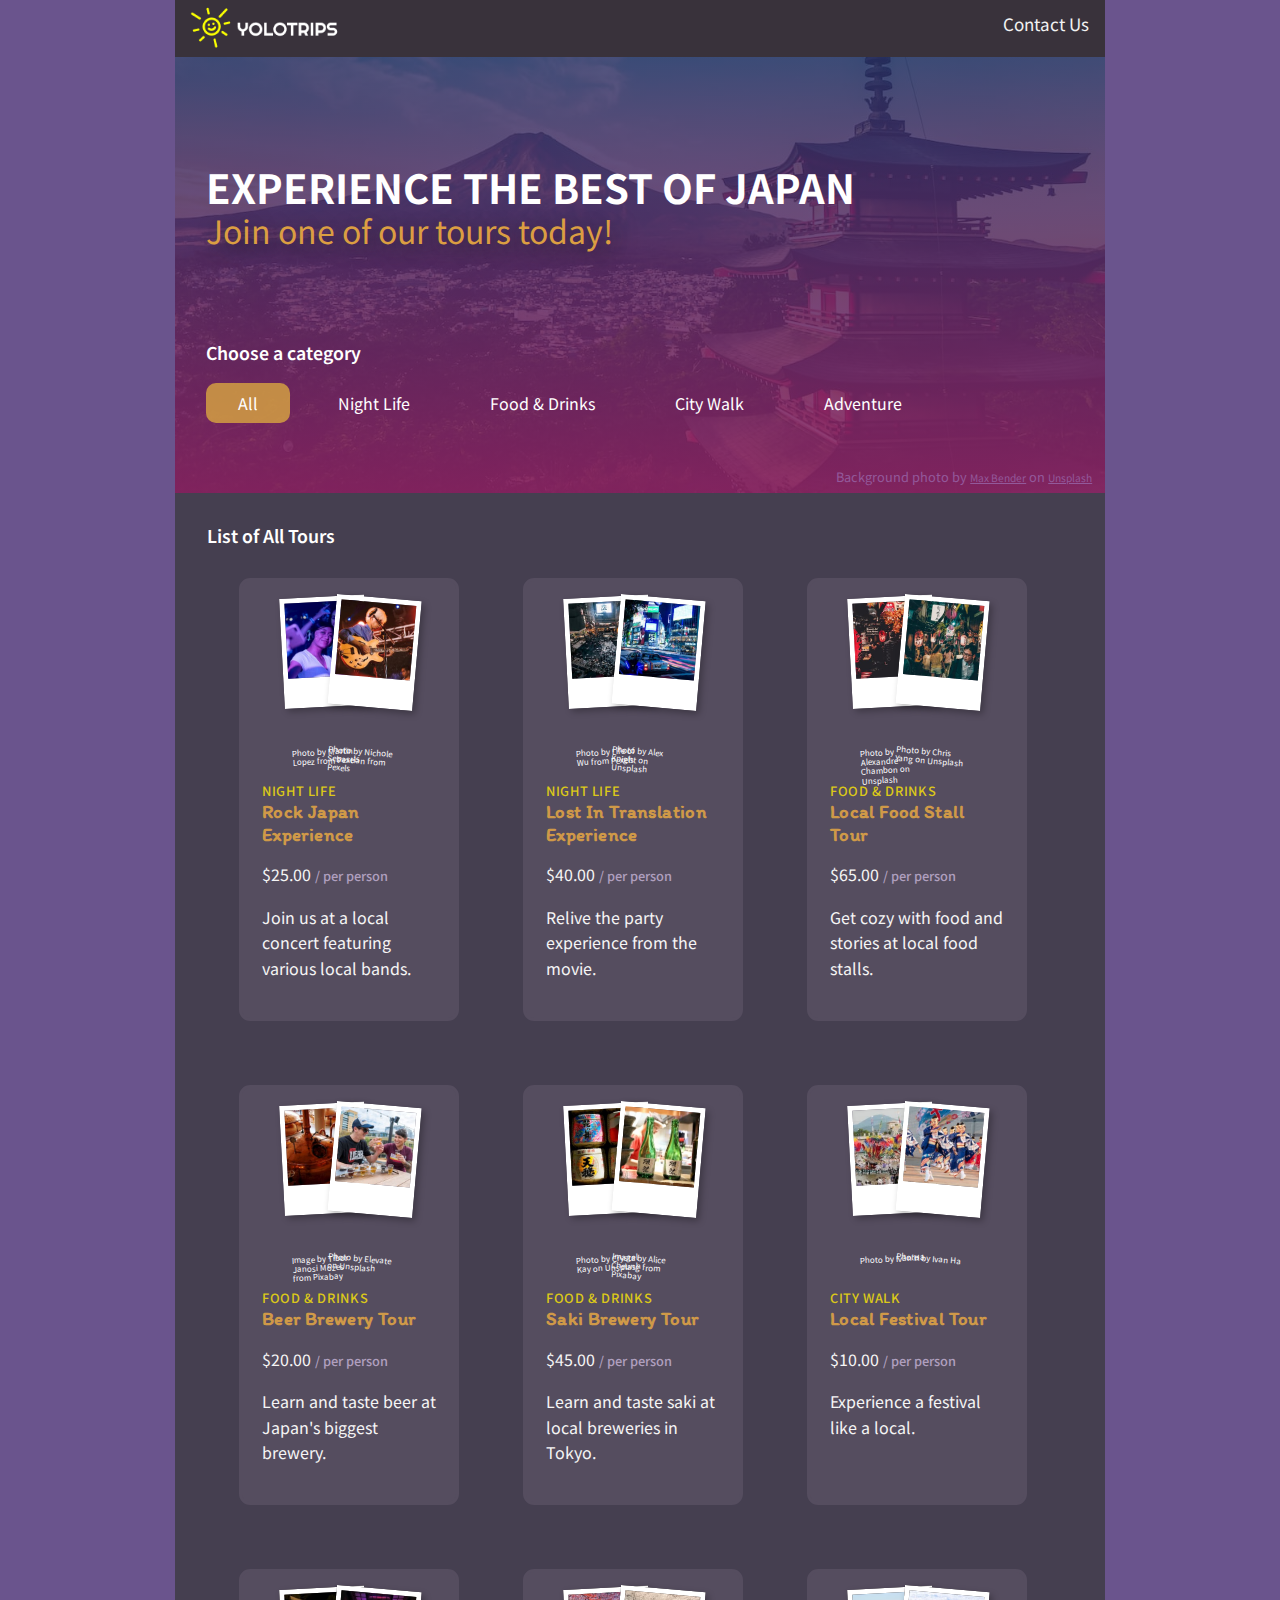
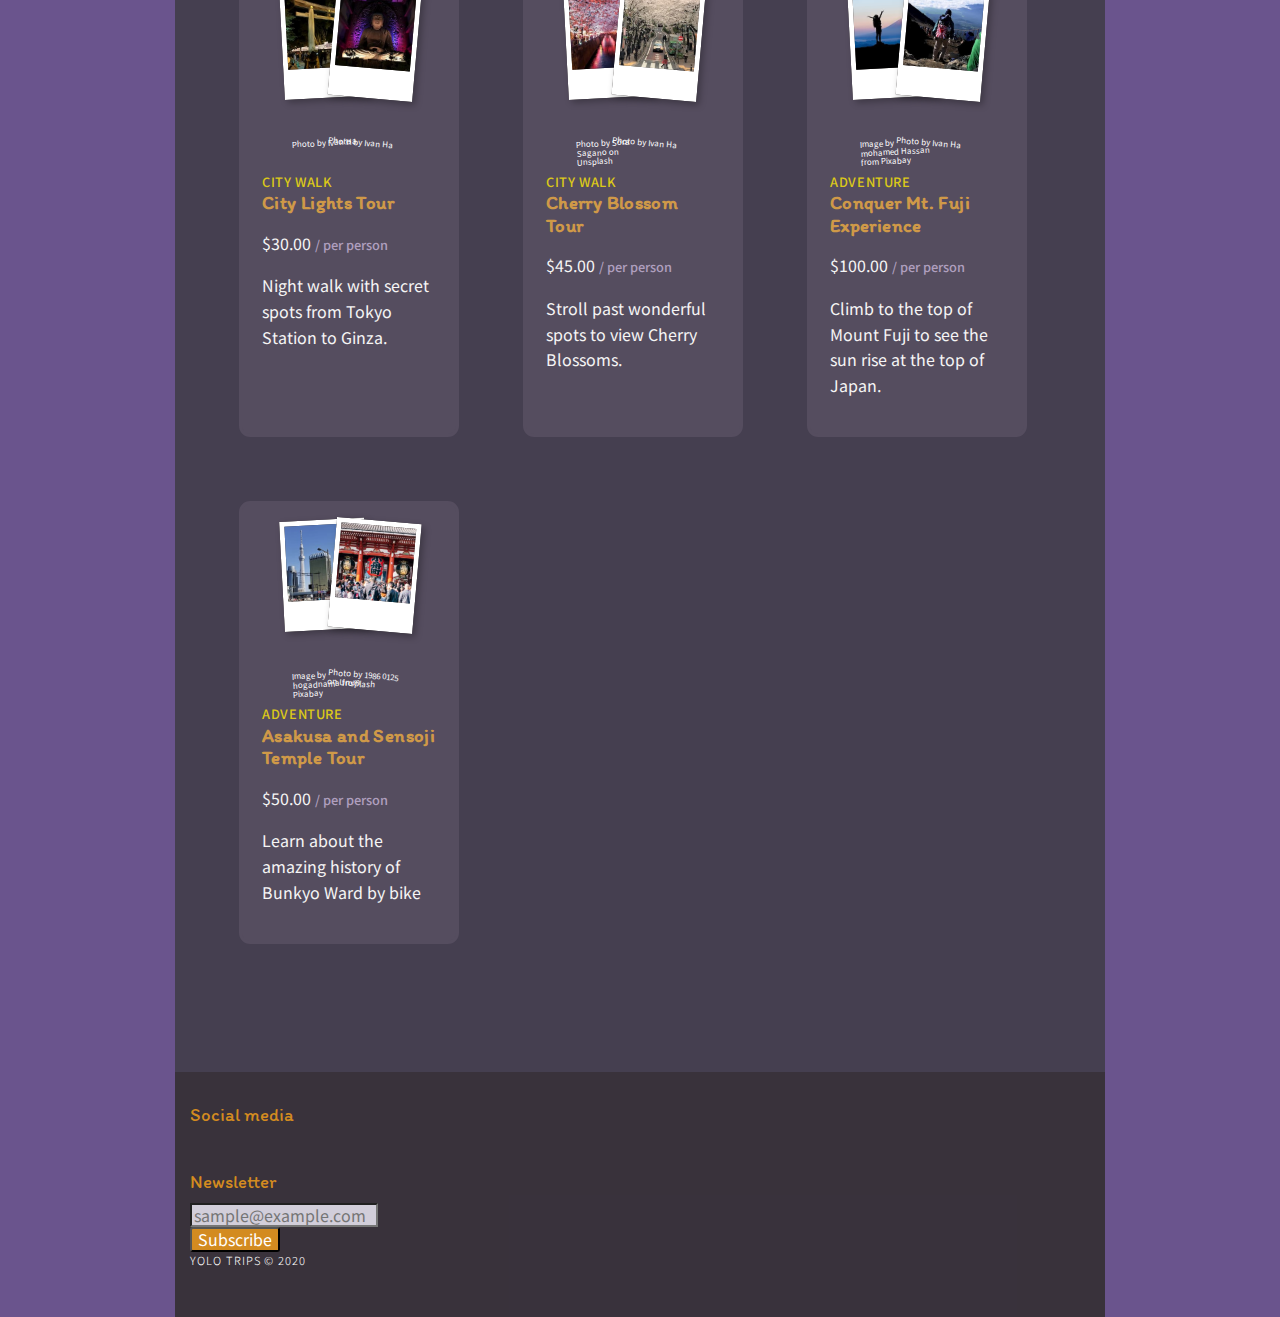
<file: index.html>
<!DOCTYPE html>
<html>
  <head>
    <meta charset="utf-8" />
    <meta name="viewport" content="width=device-width, initial-scale=1, shrink-to-fit=no" />
    <title>WEB222 Store</title>
    <link rel="preconnect" href="https://fonts.gstatic.com" />
    <link
      rel="stylesheet"
      href="https://cdn.jsdelivr.net/npm/bootstrap@4.5.3/dist/css/bootstrap.min.css"
      integrity="sha384-TX8t27EcRE3e/ihU7zmQxVncDAy5uIKz4rEkgIXeMed4M0jlfIDPvg6uqKI2xXr2"
      crossorigin="anonymous"
    />

    <link
      rel="stylesheet"
      href="https://cdnjs.cloudflare.com/ajax/libs/font-awesome/5.15.1/css/all.min.css"
      integrity="sha512-+4zCK9k+qNFUR5X+cKL9EIR+ZOhtIloNl9GIKS57V1MyNsYpYcUrUeQc9vNfzsWfV28IaLL3i96P9sdNyeRssA=="
      crossorigin="anonymous"
    />

    <link rel="stylesheet" href="normalize.css" />
    <link rel="stylesheet" href="style.css" />
    <style></style>
  </head>
  <body>
    <div class="wrapper">
      <div class="topnav" id="topnav">
        <a id="logo" href="index.html"><img src="./images/logo.png" alt="YOLO Trips Logo"/></a>
        <a class="textnav" href="contact.html">Contact Us</a>
        <a href="javascript:void(0);" class="icon" onclick="addReponsiveClass()">
          <i class="fa fa-bars"></i>
        </a>
      </div>
      <div>
        <section class="hero">
          <header id="header"></header>
          <header class="hero_header">
            <h1 class="hero_title">Experience the best of Japan</h1>
            <h2 class="hero_subtitle">Join one of our tours today!</h2>
          </header>
          <div id="category"></div>
          <header class="category_tab">
            <section id="sidebar">
              <h2>Choose a category</h2>
              <a class="button button_primary" id="category_all" href="#category">All</a>
              <a class="button" id="category_night_life" href="#category">Night Life</a>
              <a class="button" id="category_food_drinks" href="#category">Food & Drinks</a>
              <a class="button" id="category_city_walk" href="#category">City Walk</a>
              <a class="button" id="category_adventure" href="#category">Adventure</a>
            </section>
          </header>
          <div id="ImgCreditContainer">
            <span id="hImgCredit">
              Background photo by
              <a
                href="https://unsplash.com/@maxwbender?utm_source=unsplash&amp;utm_medium=referral&amp;utm_content=creditCopyText"
                >Max Bender</a
              >
              on
              <a
                href="https://unsplash.com/?utm_source=unsplash&amp;utm_medium=referral&amp;utm_content=creditCopyText"
                >Unsplash</a
              >
            </span>
          </div>
        </section>
        <main>
          <h2>List of All Tours</h2>
          <div id="list"></div>
        </main>
        <footer>
          <div class="container">
            <div class="row">
              <div id="social" class="col-md-4">
                <h3>Social media</h3>
                <a href="https://www.instagram.com/"><i class="fab fa-instagram"></i></a>
                <a href="https://facebook.com"><i class="fab fa-facebook"></i></a>
                <a href="https://twitter.com"><i class="fab fa-twitter"></i></a>
              </div>
              <div id="footer-right" class="col-md-8">
                <div id="subscribe">
                  <h3>Newsletter</h3>
                  <form action="https://formspree.io/f/mqkgykke" method="POST">
                    <div class="form-row">
                      <div class="form-group mr-2">
                        <input
                          class="form-input form-control"
                          autocomplete="email"
                          type="email"
                          name="_replyto"
                          placeholder="sample@example.com"
                        />
                      </div>

                      <div class="form-group">
                        <button class="btn button-primary" type="submit">Subscribe</button>
                      </div>
                    </div>
                  </form>
                </div>
              </div>
            </div>
            <div>
              <p>YOLO TRIPS &#169; 2020</p>
            </div>
          </div>
        </footer>
        <script src="data.js"></script>
        <script src="script.js"></script>
        <script src="utils.js"></script>
      </div>
    </div>
  </body>
</html>
</file>
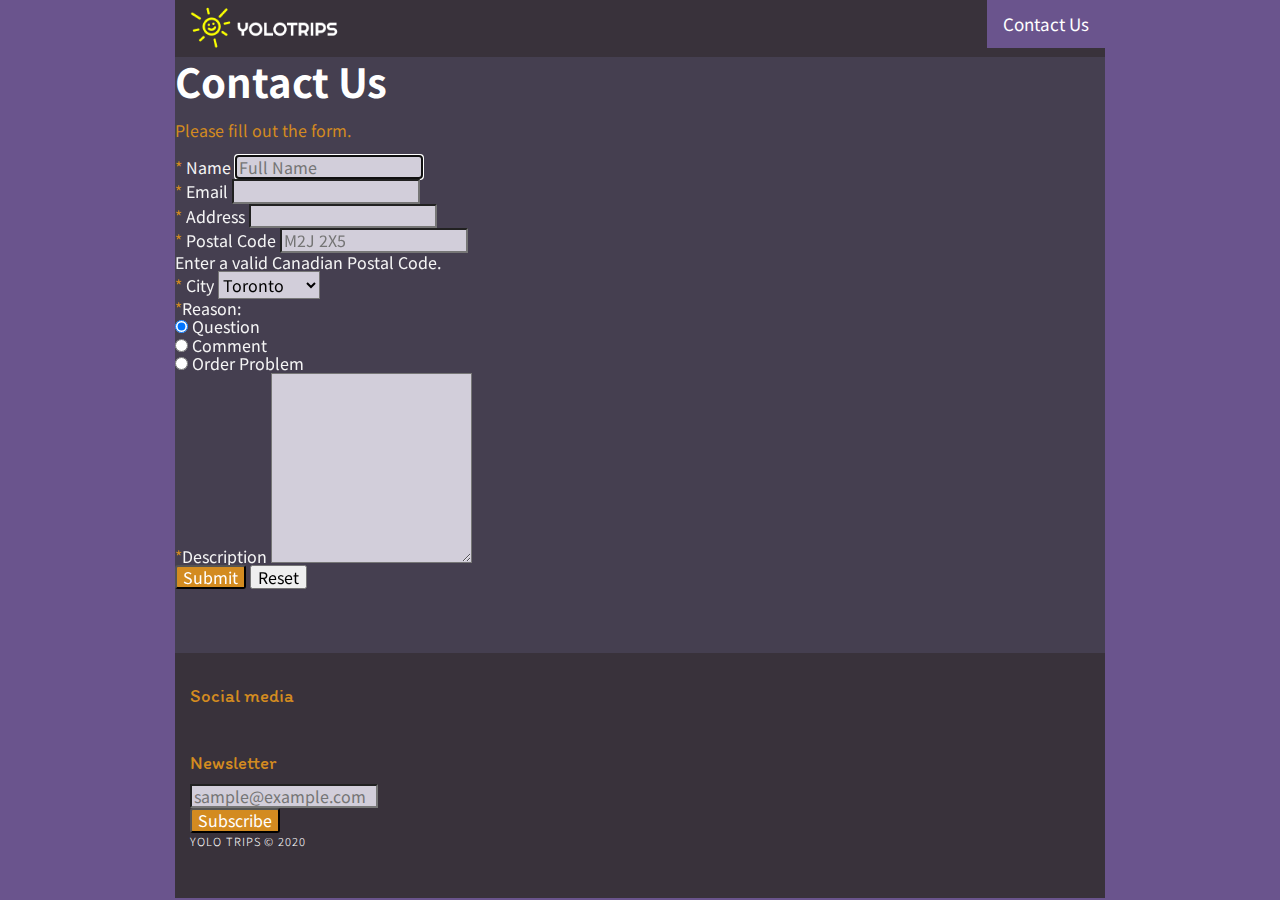
<file: contact.html>
<!DOCTYPE html>
<html lang="en">
  <head>
    <meta charset="UTF-8" />
    <meta name="viewport" content="width=device-width, initial-scale=1, shrink-to-fit=no" />
    <title>Contact Us</title>
    <!-- 

      - Name
      - Email Address
      - Address
      - Postal Code (must be a valid Canadian Postal Code, with or without a space, use a
        regex pattern)
      - Radio Options to specify what this is about: one of "Question", "Comment", or "Order
      Problem". If the user selects "Order Problem", dynamically reveal (with JavaScript)
      another input box to enter the order number. In the case of "Comment" or "Question"
      hide this input box.
      - A large text area to enter the message that they want to send
      - A hidden input field with your name
     -->

    <link
      rel="stylesheet"
      href="https://cdn.jsdelivr.net/npm/bootstrap@4.5.3/dist/css/bootstrap.min.css"
      integrity="sha384-TX8t27EcRE3e/ihU7zmQxVncDAy5uIKz4rEkgIXeMed4M0jlfIDPvg6uqKI2xXr2"
      crossorigin="anonymous"
    />

    <link rel="stylesheet" href="style.css" />

    <link
      rel="stylesheet"
      href="https://cdnjs.cloudflare.com/ajax/libs/font-awesome/5.15.1/css/all.min.css"
      integrity="sha512-+4zCK9k+qNFUR5X+cKL9EIR+ZOhtIloNl9GIKS57V1MyNsYpYcUrUeQc9vNfzsWfV28IaLL3i96P9sdNyeRssA=="
      crossorigin="anonymous"
    />
  </head>
  <body>
    <div class="wrapper">
      <div class="topnav" id="topnav">
        <a id="logo" href="index.html"><img src="./images/logo.png" alt="YOLO Trips Logo"/></a>
        <a class="textnav active" href="contact.html">Contact Us</a>
        <a href="javascript:void(0);" class="icon" onclick="addReponsiveClass()">
          <i class="fa fa-bars"></i>
        </a>
      </div>

      <div class="container">
        <div>
          <h1 class="pt-3">Contact Us</h1>
          <p class="orange pb-3">
            Please fill out the form.
          </p>
        </div>
        <form id="contact-form" action="https://httpbin.org/post" method="POST">
          <div class="row">
            <div class="col form-group">
              <label for="name"><span class="text-mandatory">*</span> Name</label>
              <input
                id="name"
                class="form-input form-control"
                name="name"
                autocomplete="given-name"
                autofocus
                tabindex="1"
                placeholder="Full Name"
                required
              />
            </div>
          </div>

          <div class="row">
            <div class="col form-group">
              <label for="email"><span class="text-mandatory">*</span> Email</label>
              <input
                id="email"
                class="form-input form-control"
                name="email"
                autocomplete="email"
                type="email"
                tabindex="2"
                required
              />
            </div>
          </div>

          <div class="row">
            <div class="col form-group">
              <label for="address"><span class="text-mandatory">*</span> Address</label>
              <input
                id="address"
                class="form-input form-control"
                name="address"
                autocomplete="street-address"
                type="text"
                tabindex="3"
                required
              />
            </div>
          </div>

          <div class="row">
            <div class="col form-group">
              <label for="postal-code"><span class="text-mandatory">*</span> Postal Code</label>
              <input
                id="postal-code"
                class="form-input form-control"
                name="postal-code"
                autocomplete="postal-code"
                type="text"
                placeholder="M2J 2X5"
                pattern="^[A-Za-z]\d[A-Za-z][ -]?\d[A-Za-z]\d$"
                tabindex="4"
                required
              />
              <div class="invalid-feedback">
                Enter a valid Canadian Postal Code.
              </div>
            </div>

            <!-- - City (use a <datalist> for autocomplete of common Canadian cities) -->
            <div class="col form-group">
              <label for="city"><span class="text-mandatory">*</span> City</label>
              <select
                id="city"
                class="form-input form-control"
                name="city"
                autocomplete="address-level2"
                tabindex="5"
              >
                <option>Calgary</option>
                <option>Edmonton</option>
                <option>Montreal</option>
                <option>Ottawa</option>
                <option selected>Toronto</option>
                <option>Vancouver</option>
                <option>Winnipeg</option>
              </select>
            </div>
          </div>

          <div class="row">
            <div class="col form-group">
              <label class="mr-2" for="reason"><span class="text-mandatory">*</span>Reason:</label>
              <div class="form-check form-check-inline">
                <input
                  id="reason-question"
                  class="form-input form-check-input"
                  type="radio"
                  name="reason"
                  value="question"
                  tabindex="6"
                  checked
                />
                <label class="form-check-label" for="reason-question">Question</label>
              </div>
              <div class="form-check form-check-inline">
                <input
                  id="reason-comment"
                  class="form-input form-check-input"
                  type="radio"
                  name="reason"
                  value="comment"
                  tabindex="7"
                />
                <label class="form-check-label" for="reason-comment>">Comment</label>
              </div>
              <div class="form-check form-check-inline">
                <input
                  id="reason-orderproblem"
                  class="form-input form-check-input"
                  type="radio"
                  name="reason"
                  value="orderproblem"
                  tabindex="8"
                />
                <label class="form-check-label" for="reason-orderproblem">Order Problem</label>
              </div>
            </div>
          </div>

          <div id="orderNumber" class="row">
            <div class="col form-group">
              <label>Order Number</label>
              <input
                id="order"
                class="form-input form-control"
                name="order"
                placeholder="123456789"
                pattern="^\d{9}$"
              />
            </div>
          </div>

          <div class="row">
            <div class="col form-group">
              <label for="desc"><span class="text-mandatory">*</span>Description</label>
              <textarea
                id="desc"
                class="form-input form-control"
                name="Description"
                rows="10"
                tabindex="9"
                required
              ></textarea>
            </div>
          </div>
          <input type="hidden" id="ivan" name="hidden" value="Ivan" />

          <div class="d-flex flex-row-reverse pb-2">
            <input
              class="btn button-primary"
              type="submit"
              name="submit"
              value="Submit"
              tabindex="9"
            />
            <input
              class="btn btn-secondary mr-3"
              type="reset"
              name="reset"
              value="Reset"
              tabindex="10"
            />
          </div>
        </form>
      </div>
      <footer>
        <div class="container">
          <div class="row">
            <div id="social" class="col-md-4">
              <h3>Social media</h3>
              <a href="https://www.instagram.com/"><i class="fab fa-instagram"></i></a>
              <a href="https://facebook.com"><i class="fab fa-facebook"></i></a>
              <a href="https://twitter.com"><i class="fab fa-twitter"></i></a>
            </div>
            <div id="footer-right" class="col-md-8">
              <div id="subscribe">
                <h3>Newsletter</h3>
                <form action="https://formspree.io/f/mqkgykke" method="POST">
                  <div class="form-row">
                    <div class="form-group mr-2">
                      <input
                        class="form-input form-control"
                        autocomplete="email"
                        type="email"
                        name="_replyto"
                        placeholder="sample@example.com"
                      />
                    </div>

                    <div class="form-group">
                      <button class="btn button-primary" type="submit">Subscribe</button>
                    </div>
                  </div>
                </form>
              </div>
            </div>
          </div>
          <div>
            <p>YOLO TRIPS &#169; 2020</p>
          </div>
        </div>
      </footer>
    </div>
    <script
      src="https://code.jquery.com/jquery-3.5.1.slim.min.js"
      integrity="sha384-DfXdz2htPH0lsSSs5nCTpuj/zy4C+OGpamoFVy38MVBnE+IbbVYUew+OrCXaRkfj"
      crossorigin="anonymous"
    ></script>
    <script
      src="https://cdn.jsdelivr.net/npm/bootstrap@4.5.3/dist/js/bootstrap.bundle.min.js"
      integrity="sha384-ho+j7jyWK8fNQe+A12Hb8AhRq26LrZ/JpcUGGOn+Y7RsweNrtN/tE3MoK7ZeZDyx"
      crossorigin="anonymous"
    ></script>
    <script src="contact.js"></script>
    <script src="utils.js"></script>
  </body>
</html>
</file>
<file: style.css>
/* Add any CSS you need to this file. */

/* background-color: rgba(54, 54, 54, 0.7); */
/* body purple - background-color: rgb(106, 84, 141); */

/* purple color: rgb(207, 153, 72); */

@import 'normalize.css';

@import url('https://fonts.googleapis.com/css2?family=Itim&family=Noto+Sans+JP:wght@500&display=swap');

html {
  scroll-behavior: smooth;
}

body {
  font-size: 16px;
  font-family: 'Noto Sans JP', sans-serif;
  background-color: rgb(106, 84, 141);
}

.wrapper {
  max-width: 930px;
  margin: auto;
  background-color: rgba(54, 54, 54, 0.7);
}

@media screen and (min-width: 760px) {
  .wrapper {
    width: 90%;
  }
}

@media screen and (max-width: 760px) {
  .wrapper {
    width: 100%;
  }
}

h1 {
  font-size: 2.5em;
  line-height: 1.2em;
  margin: 0;
  color: white;
}

h2 {
  font-family: 'Noto Sans JP', sans-serif;
  font-size: 1.1em;
  line-height: 1.2em;
  margin: 0;
  font-weight: 600;
  color: white;
}

h3 {
  font-family: 'Itim', cursive;
  font-weight: 200;
  line-height: 1.2em;
  margin: 0;
  color: white;
}

h4 {
  font-size: 0.8em;
  text-transform: uppercase;
  margin: 0;
}

/* header section */

#header {
  display: flex;
  justify-content: space-between;
  align-items: flex-start;
  height: 15%;
}
@media screen and (max-width: 576px) {
  #header {
    height: 10%;
    padding-bottom: 1em;
  }
}

#logo img {
  width: 150px;
}

#hImgCredit {
  padding-right: 1em;
}

#hImgCredit,
#hImgCredit a {
  color: rgb(147, 89, 155);
  font-size: 0.8em;
}

.hero {
  padding-left: 15px;
}

.hero_title {
  text-transform: uppercase;
  color: white;
}
.hero_subtitle {
  color: rgb(219, 158, 66);
  font-size: 2em;
  font-weight: 400;
  text-shadow: 5px 5px 20px #1a1919b6;
  padding-bottom: 1.2em;
}

.hero {
  background-repeat: no-repeat;
  overflow: hidden;
  background: rgba(91, 34, 138, 0.6);
  background: -webkit-linear-gradient(rgba(38, 47, 102, 0.8), rgba(138, 34, 98, 0.9)),
    url('./images/max-bender-FuxYvi-hcWQ-unsplash.jpg');
  background: linear-gradient(rgba(38, 47, 102, 0.8), rgba(138, 34, 98, 0.9)),
    url('./images/max-bender-FuxYvi-hcWQ-unsplash.jpg');
  background-position: center;
  background-size: cover;
  padding-top: 1em;
  display: flex;
  flex-direction: column;
  justify-content: space-between;
}

@media screen and (min-width: 900px) {
  .hero {
    height: 420px;
  }
}

@media screen and (max-width: 900px) {
  .hero {
    height: 420px;
  }
}

@media screen and (max-width: 576px) {
  .hero {
    height: 550px;
  }
}

.hero_header {
  padding-left: 1em;
  padding-right: 2em;
}

/* category section */

.category_tab {
  display: flex;
  padding-left: 1em;
  line-height: 5em;
}

@media screen and (max-width: 576px) {
  .category_tab {
    line-height: 4em;
  }
}

.button {
  color: #ffffff;
  text-decoration: none;
  border-radius: 10px;
  white-space: nowrap;
  transition: 0.35s;
}

.button:hover {
  text-decoration: none;
}

.button-primary {
  color: #ffffff;
  background-color: rgb(211, 139, 32);
  text-decoration: none;
  border-radius: 3px;
  white-space: nowrap;
  transition: 0.35s;
}

.button-primary:hover {
  color: #ffffff;
  background-color: rgb(168, 111, 25);
  text-decoration: none;
}

.button-secondary {
  color: #ffffff;
  background-color: rgb(97, 97, 97);
  text-decoration: none;
  border-radius: 10px;
  white-space: nowrap;
  transition: 0.35s;
}

@media screen and (max-width: 900px) {
  .button {
    padding: 0.5em 1em;
    margin-right: 0.5em;
  }
}

@media screen and (min-width: 900px) {
  .button {
    padding: 0.5em 2em;
    margin-right: 12px;
  }
}

.button_primary,
.button:hover {
  color: white;
  background-color: rgba(214, 162, 65, 0.829);
}

/* main */

main {
  display: flex;
  flex-wrap: wrap;
  margin: auto;
  padding: 2em;
}

main h3 {
  color: rgb(211, 139, 32);
}

/* card section */

#list {
  width: 100%;
  display: flex;
  flex-wrap: wrap;
}

#list .card_container {
  box-sizing: border-box;
  -moz-box-sizing: border-box;
  -webkit-box-sizing: border-box;

  border-radius: 0.7em;
  position: relative;
  background-color: rgb(85, 77, 95);
  border: 0.2em solid rgb(85, 77, 95);
}

@media screen and (min-width: 1040px) {
  #list .card_container {
    width: 220px;
    margin: 2em;
  }
}

@media screen and (max-width: 1040px) {
  #list .card_container {
    width: 220px;
    margin: 1.5em;
  }
}

@media screen and (max-width: 960px) {
  #list .card_container {
    width: 250px;
    margin: 2em 3em;
  }
}

@media screen and (max-width: 900px) {
  #list .card_container {
    width: 240px;
    margin: 2em 2em;
  }
}

@media screen and (max-width: 785px) {
  #list .card_container {
    width: 40%;
    margin: 2em 1.5em;
  }
}

@media screen and (max-width: 576px) {
  #list .card_container {
    width: 100%;
    margin: 2em 1.5em;
  }
}

#list .card_container:hover {
  border: 0.2em solid rgb(122, 78, 161);
}

#list img {
  width: 100%;
  clear: left;
  background-color: rgb(46, 41, 41);
  border: white solid;
  border-width: 5px 5px 30px 5px;
  box-shadow: 3px 3px 7px #00000049;
}

#list figcaption {
  max-width: 100px;
  left: 5px;
  font-size: 8px;
  display: block;
  float: left;
  position: absolute;
  top: 150px;
}

.caption {
  color: rgb(255, 255, 255);
  display: none;
  -webkit-transition: all 1s ease;
  transition: all 1s ease;
}

.displayCaption {
  color: rgb(122, 78, 161);
  max-width: 100px;
  left: 5px;
  font-size: 8px;
  display: block;
  float: left;
  position: absolute;
  top: 150px;
}

figure {
  position: relative;
  float: left;
}

.child {
  position: absolute;
  top: 0;
}

.bottom_card {
  left: 0px;
  width: 155px;
  transform: rotate(-3deg);
  -webkit-transition: all 1s ease;
  transition: all 1s ease;
}

@media screen and (max-width: 576px) {
  .bottom_card {
    left: 0%;
  }
}

.bottom_card_move {
  transform: rotate(-10deg);
}

@media screen and (min-width: 576) {
  .bottom_card_move {
    left: -10%;
  }
}

.top_card {
  left: 100px;
  width: 155px;
  transform: rotate(5deg);
  -webkit-transition: all 1s ease;
  transition: all 1s ease;
}

@media screen and (max-width: 960px) {
  .top_card {
    left: 90px;
  }
}

@media screen and (min-width: 960px) {
  .top_card {
    left: 50px;
  }
}

@media screen and (max-width: 576) {
  .top_card {
    left: 45%;
  }
}

.top_card_move {
  top: -20px;
  transform: rotate(10deg);
}

@media screen and (max-width: 960px) {
  .top_card_move {
    left: 100px;
  }
}

@media screen and (min-width: 960px) {
  .top_card_move {
    left: 70px;
  }
}

@media screen and (max-width: 576) {
  .top_card_move {
    left: 48%;
  }
}

.card_picture {
  height: 180px;
}

.cardText {
  padding: 20px;
}

.cardText h3 {
  color: rgb(207, 153, 72);
  font-weight: 800;
  letter-spacing: 0.02em;
}

.cardText h4,
.cardText p {
  line-height: 1.6em;
}

.cardText h4 {
  color: rgb(219, 200, 25);
  letter-spacing: 0.05em;
  font-weight: 500;
}

.cardText p {
  color: rgb(245, 245, 245);
}

#list a:link {
  text-decoration: none;
}

.price {
  color: rgb(175, 159, 190);
  font-size: 0.8em;
  font-weight: 500;
}

/* footer section */

footer a,
footer a:visited {
  color: rgb(211, 139, 32);
  text-decoration: none;
}

footer a:hover {
  color: rgb(136, 83, 180);
}

#credit {
  text-align: right;
}

footer {
  margin-top: 4em;
  background: rgba(54, 46, 54, 0.781);
  padding: 15px;
  padding-top: 2em;
  display: flex;
  justify-content: space-between;
}

@media (max-width: 800px) {
  footer {
    flex-direction: column;
  }
  #social {
    text-align: center;
  }
  #social a {
    margin: 1em;
  }
  #footer-right,
  #subscribe {
    margin: auto;
    text-align: center;
  }

  footer p {
    text-align: center;
  }
}

.fab {
  color: white;
  font-size: 1.5em;
}

#social li {
  margin: 0;
  list-style-type: none;
  float: left;
  padding: 0;
}

#social a {
  margin-right: 1em;
  line-height: 2em;
}

.fab:hover {
  color: rgb(136, 83, 180);
}

footer p {
  color: rgb(255, 255, 255);
  letter-spacing: 0.1em;
  line-height: 1.5em;
  font-size: 0.7em;
  font-weight: 300;
  padding: 2em 0;
}

footer h3 {
  color: rgb(211, 139, 32);
  padding-bottom: 0.5em;
}

/* form */

form {
  color: rgb(245, 245, 245);
}

.form-input {
  background-color: #d2ceda;
}

.text-mandatory,
.orange {
  color: rgb(211, 139, 32);
}

#subscribe {
  display: flex;
  /* align-items: center; */
  flex-direction: column;
  float: right;
}

@media (max-width: 768px) {
  #subscribe {
    padding-top: 1.5em;
    align-items: center;
    float: none;
  }
}

#ImgCreditContainer {
  display: flex;
  justify-content: end;
  padding-left: 1em;
  padding-bottom: 0.5em;
}

#menu {
  padding: 1.3em;
  border: 1px solid red;
}

#orderNumber {
  display: none;
}

/* TopNav */

/* Add a black background color to the top navigation */
.topnav {
  background: rgba(54, 46, 54, 0.781);
  overflow: hidden;
}

/* Style the links inside the navigation bar */
.topnav a {
  float: left;
  display: block;
  color: #f2f2f2;
  text-align: center;
  text-decoration: none;
  font-size: 17px;
}

.topnav .textnav,
.icon {
  padding: 14px 16px;
}

.topnav .textnav {
  float: right;
}

.topnav #logo {
  padding: 5px 20px 3px 15px;
}

/* Change the color of links on hover */
.topnav a:hover {
  color: white;
  background-color: rgb(106, 84, 141);
}

/* Add an active class to highlight the current page */
.topnav a.active {
  color: white;
  background-color: rgb(106, 84, 141);
}

/* Hide the link that should open and close the topnav on small screens */
.topnav .icon {
  display: none;
}

/* When the screen is less than 600 pixels wide, hide all links, except for the first one ("Home"). Show the link that contains should open and close the topnav (.icon) */
@media screen and (max-width: 576px) {
  .topnav a:not(:first-child) {
    display: none;
  }
  .topnav a.icon {
    float: right;
    display: block;
  }
}

/* The "responsive" class is added to the topnav with JavaScript when the user clicks on the icon. This class makes the topnav look good on small screens (display the links vertically instead of horizontally) */
@media screen and (max-width: 576px) {
  .topnav.responsive {
    position: relative;
  }
  .topnav.responsive a.icon {
    position: absolute;
    right: 0;
    top: 0;
  }
  .topnav.responsive a {
    float: none;
    display: block;
    text-align: left;
  }
}
</file>
